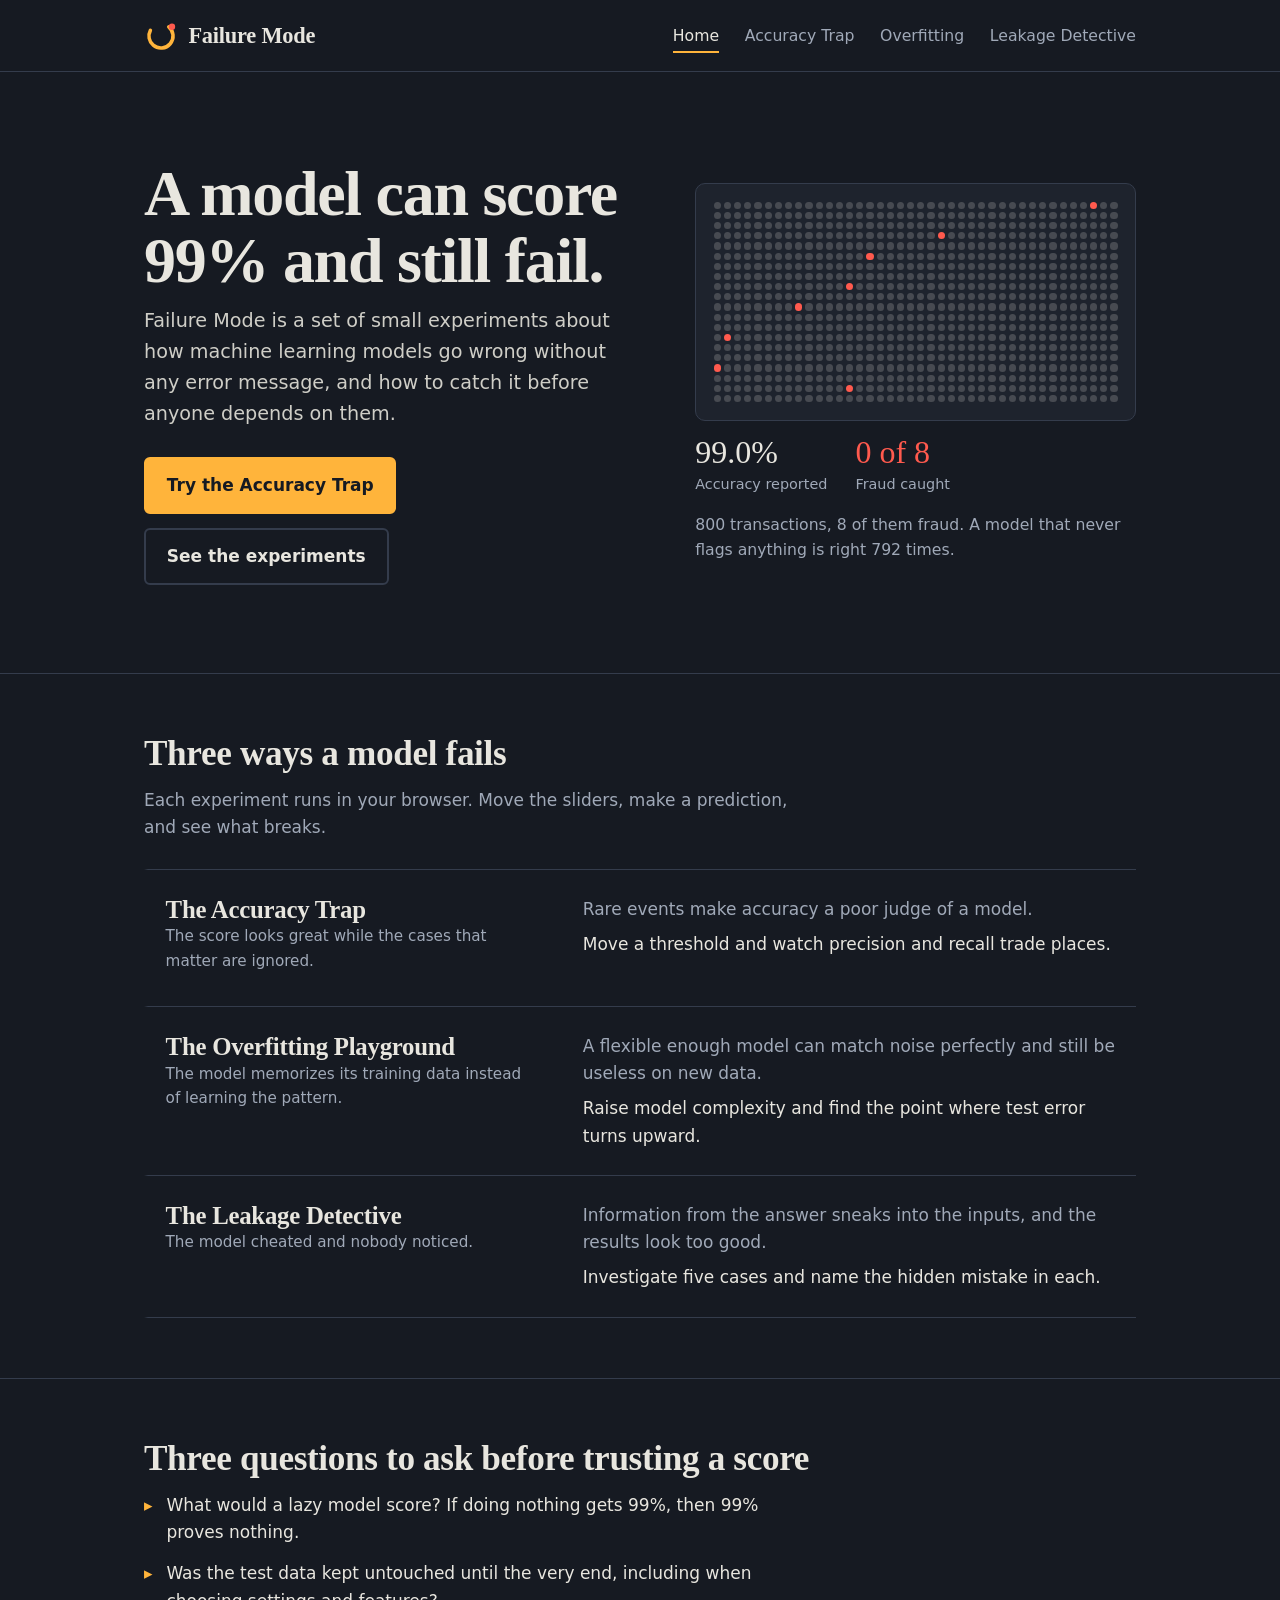
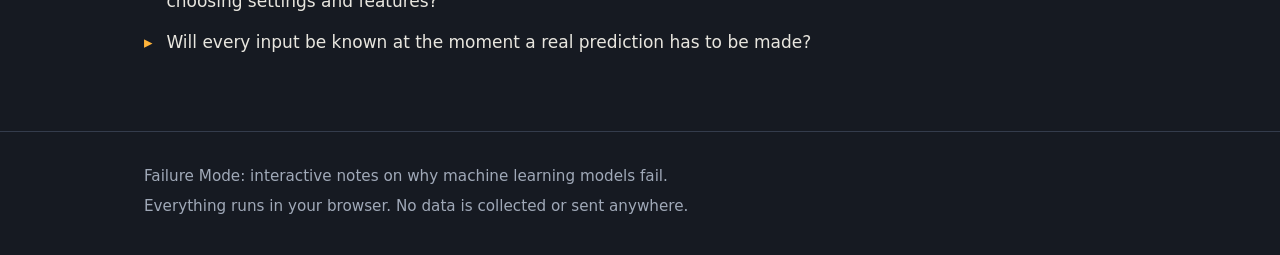
<file: index.html>
<!DOCTYPE html>
<html lang="en">
<head>
  <meta charset="UTF-8">
  <meta name="viewport" content="width=device-width, initial-scale=1.0">
  <title>Failure Mode: why machine learning models fail</title>
  <meta name="description" content="Interactive experiments that show how machine learning models fail quietly, and how to catch it.">
  <link rel="icon" href="logo.svg" type="image/svg+xml">
  <link rel="stylesheet" href="style.css">
</head>
<body>
  <a class="skip-link" href="#main">Skip to content</a>

  <header class="site-header" role="banner">
    <div class="wrap">
      <a class="brand" href="index.html">
        <img src="logo.svg" alt="">
        <span class="brand-name">Failure Mode</span>
      </a>
      <nav class="site-nav" aria-label="Main navigation">
        <ul>
          <li><a class="nav-link" href="index.html" aria-current="page">Home</a></li>
          <li><a class="nav-link" href="accuracy-trap.html">Accuracy Trap</a></li>
          <li><a class="nav-link" href="overfitting.html">Overfitting</a></li>
          <li><a class="nav-link" href="leakage.html">Leakage Detective</a></li>
        </ul>
      </nav>
    </div>
  </header>

  <main id="main" role="main">
    <section class="hero">
      <div class="wrap hero-grid">
        <div>
          <h1>A model can score 99% and still fail.</h1>
          <p class="lede">
            Failure Mode is a set of small experiments about how machine learning models go wrong
            without any error message, and how to catch it before anyone depends on them.
          </p>
          <div class="hero-actions">
            <a class="btn" href="accuracy-trap.html">Try the Accuracy Trap</a>
            <a class="btn btn-quiet" href="#experiments">See the experiments</a>
          </div>
        </div>

        <figure class="dotfigure">
          <div id="dotgrid" class="dotgrid" role="img"
               aria-label="A grid of 800 dots. Eight are red and stand for fraud. A model that flags nothing marks every dot as fine, so it is 99% accurate and catches none of the eight red ones."></div>
          <div class="dotstats">
            <div>
              <span class="dotstat-value">99.0%</span>
              <span class="dotstat-label">Accuracy reported</span>
            </div>
            <div>
              <span class="dotstat-value bad">0 of 8</span>
              <span class="dotstat-label">Fraud caught</span>
            </div>
          </div>
          <figcaption>
            800 transactions, 8 of them fraud. A model that never flags anything is right 792 times.
          </figcaption>
        </figure>
      </div>
    </section>

    <section id="experiments" class="section">
      <div class="wrap">
        <h2>Three ways a model fails</h2>
        <p class="section-intro">
          Each experiment runs in your browser. Move the sliders, make a prediction, and see what breaks.
        </p>

        <div class="rows">
          <a class="row" href="accuracy-trap.html">
            <div>
              <h3>The Accuracy Trap</h3>
              <p class="row-fail">The score looks great while the cases that matter are ignored.</p>
            </div>
            <div>
              <p>Rare events make accuracy a poor judge of a model.</p>
              <p class="row-do">Move a threshold and watch precision and recall trade places.</p>
            </div>
          </a>

          <a class="row" href="overfitting.html">
            <div>
              <h3>The Overfitting Playground</h3>
              <p class="row-fail">The model memorizes its training data instead of learning the pattern.</p>
            </div>
            <div>
              <p>A flexible enough model can match noise perfectly and still be useless on new data.</p>
              <p class="row-do">Raise model complexity and find the point where test error turns upward.</p>
            </div>
          </a>

          <a class="row" href="leakage.html">
            <div>
              <h3>The Leakage Detective</h3>
              <p class="row-fail">The model cheated and nobody noticed.</p>
            </div>
            <div>
              <p>Information from the answer sneaks into the inputs, and the results look too good.</p>
              <p class="row-do">Investigate five cases and name the hidden mistake in each.</p>
            </div>
          </a>
        </div>
      </div>
    </section>

    <section class="section">
      <div class="wrap">
        <h2>Three questions to ask before trusting a score</h2>
        <ul class="checklist">
          <li>What would a lazy model score? If doing nothing gets 99%, then 99% proves nothing.</li>
          <li>Was the test data kept untouched until the very end, including when choosing settings and features?</li>
          <li>Will every input be known at the moment a real prediction has to be made?</li>
        </ul>
      </div>
    </section>
  </main>

  <footer class="site-footer" role="contentinfo">
    <div class="wrap">
      <p>Failure Mode: interactive notes on why machine learning models fail.</p>
      <p>Everything runs in your browser. No data is collected or sent anywhere.</p>
    </div>
  </footer>

  <script src="js/home.js"></script>
</body>
</html>
</file>
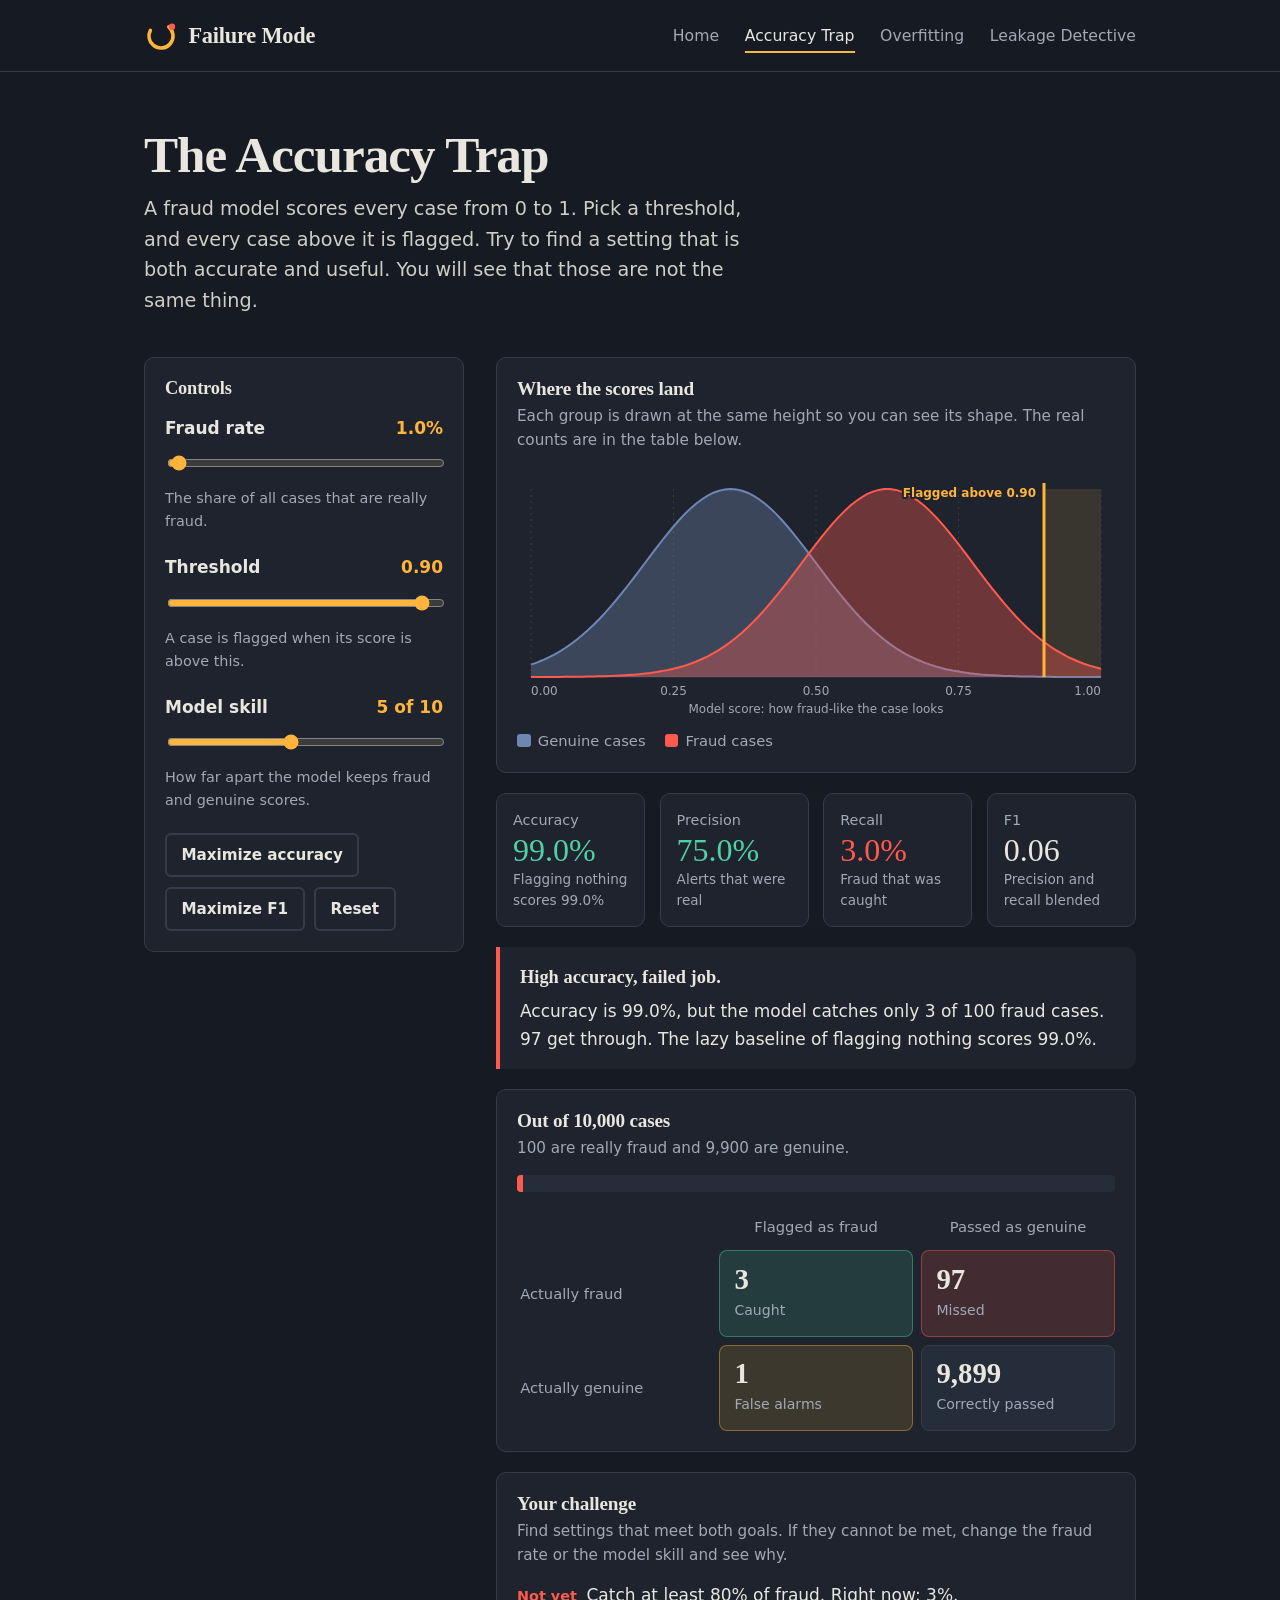
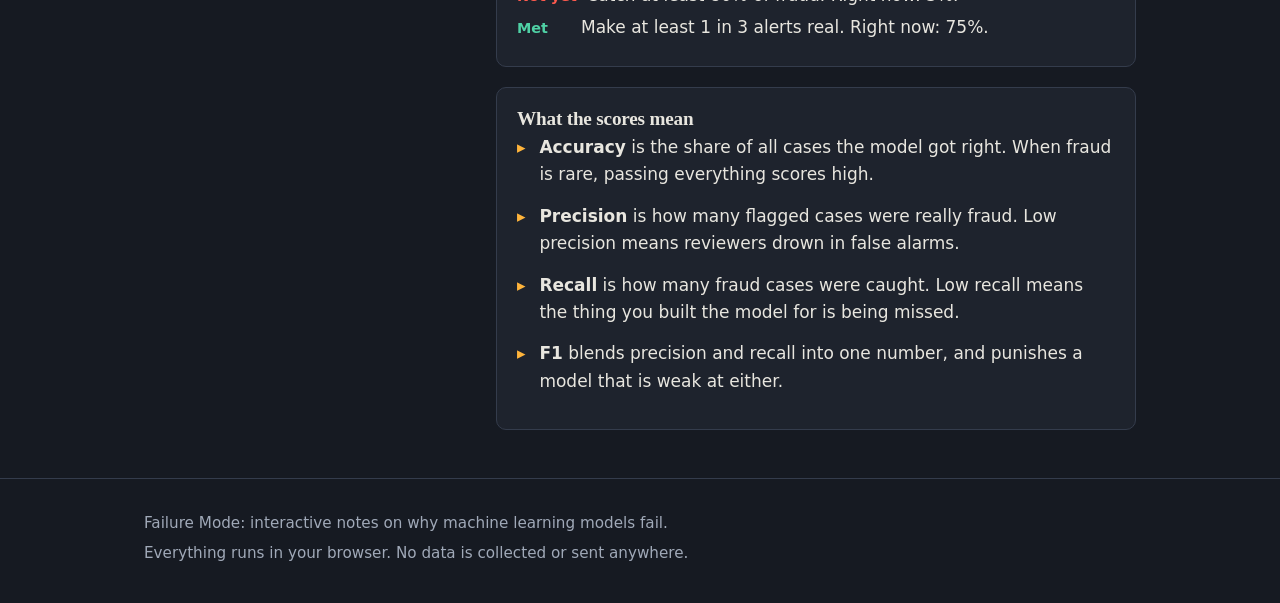
<file: accuracy-trap.html>
<!DOCTYPE html>
<html lang="en">
<head>
  <meta charset="UTF-8">
  <meta name="viewport" content="width=device-width, initial-scale=1.0">
  <title>The Accuracy Trap | Failure Mode</title>
  <meta name="description" content="An interactive look at why accuracy is a poor score when the thing you want to find is rare.">
  <link rel="icon" href="logo.svg" type="image/svg+xml">
  <link rel="stylesheet" href="style.css">
</head>
<body>
  <a class="skip-link" href="#main">Skip to content</a>

  <header class="site-header" role="banner">
    <div class="wrap">
      <a class="brand" href="index.html">
        <img src="logo.svg" alt="">
        <span class="brand-name">Failure Mode</span>
      </a>
      <nav class="site-nav" aria-label="Main navigation">
        <ul>
          <li><a class="nav-link" href="index.html">Home</a></li>
          <li><a class="nav-link" href="accuracy-trap.html" aria-current="page">Accuracy Trap</a></li>
          <li><a class="nav-link" href="overfitting.html">Overfitting</a></li>
          <li><a class="nav-link" href="leakage.html">Leakage Detective</a></li>
        </ul>
      </nav>
    </div>
  </header>

  <main id="main" role="main">
    <section class="page-head">
      <div class="wrap">
        <h1>The Accuracy Trap</h1>
        <p class="lede">
          A fraud model scores every case from 0 to 1. Pick a threshold, and every case above it is flagged.
          Try to find a setting that is both accurate and useful. You will see that those are not the same thing.
        </p>
      </div>
    </section>

    <div class="wrap lab">
      <aside class="controls" aria-label="Controls">
        <h2>Controls</h2>

        <div class="control">
          <div class="control-top">
            <label for="rate">Fraud rate</label>
            <output id="rate-out" for="rate">1.0%</output>
          </div>
          <input id="rate" type="range" min="0.5" max="30" step="0.5" value="1" aria-describedby="rate-hint">
          <p id="rate-hint" class="hint">The share of all cases that are really fraud.</p>
        </div>

        <div class="control">
          <div class="control-top">
            <label for="threshold">Threshold</label>
            <output id="threshold-out" for="threshold">0.90</output>
          </div>
          <input id="threshold" type="range" min="0.05" max="0.95" step="0.01" value="0.9" aria-describedby="threshold-hint">
          <p id="threshold-hint" class="hint">A case is flagged when its score is above this.</p>
        </div>

        <div class="control">
          <div class="control-top">
            <label for="skill">Model skill</label>
            <output id="skill-out" for="skill">5 of 10</output>
          </div>
          <input id="skill" type="range" min="1" max="10" step="1" value="5" aria-describedby="skill-hint">
          <p id="skill-hint" class="hint">How far apart the model keeps fraud and genuine scores.</p>
        </div>

        <div class="button-row">
          <button type="button" class="btn btn-small btn-quiet" id="best-accuracy">Maximize accuracy</button>
          <button type="button" class="btn btn-small btn-quiet" id="best-f1">Maximize F1</button>
          <button type="button" class="btn btn-small btn-quiet" id="reset">Reset</button>
        </div>
      </aside>

      <div class="stage">
        <section class="card" aria-labelledby="chart-title">
          <h2 id="chart-title">Where the scores land</h2>
          <p class="sub">Each group is drawn at the same height so you can see its shape. The real counts are in the table below.</p>
          <div id="chart" class="chart" role="img" aria-label="Two overlapping score curves, one for genuine cases and one for fraud, with a vertical line showing the threshold."></div>
          <ul class="legend">
            <li><span class="swatch genuine"></span>Genuine cases</li>
            <li><span class="swatch fraud"></span>Fraud cases</li>
          </ul>
        </section>

        <section aria-label="Scores">
          <div class="readouts" id="readouts"></div>
        </section>

        <div id="verdict" class="callout" aria-live="polite"></div>

        <section class="card" aria-labelledby="matrix-title">
          <h2 id="matrix-title">Out of 10,000 cases</h2>
          <p class="sub" id="population-note"></p>
          <div class="stackbar" id="stackbar" aria-hidden="true"><span class="seg-fraud" id="seg-fraud"></span></div>
          <table class="matrix matrix-spaced">
            <thead>
              <tr>
                <td></td>
                <th scope="col">Flagged as fraud</th>
                <th scope="col">Passed as genuine</th>
              </tr>
            </thead>
            <tbody>
              <tr>
                <th scope="row">Actually fraud</th>
                <td class="mcell tp"><strong id="tp">0</strong><span>Caught</span></td>
                <td class="mcell fn"><strong id="fn">0</strong><span>Missed</span></td>
              </tr>
              <tr>
                <th scope="row">Actually genuine</th>
                <td class="mcell fp"><strong id="fp">0</strong><span>False alarms</span></td>
                <td class="mcell tn"><strong id="tn">0</strong><span>Correctly passed</span></td>
              </tr>
            </tbody>
          </table>
        </section>

        <section class="card" aria-labelledby="goal-title">
          <h2 id="goal-title">Your challenge</h2>
          <p class="sub">Find settings that meet both goals. If they cannot be met, change the fraud rate or the model skill and see why.</p>
          <ul class="goal-list" id="goals"></ul>
        </section>

        <section class="card">
          <h2>What the scores mean</h2>
          <ul class="checklist">
            <li><strong>Accuracy</strong> is the share of all cases the model got right. When fraud is rare, passing everything scores high.</li>
            <li><strong>Precision</strong> is how many flagged cases were really fraud. Low precision means reviewers drown in false alarms.</li>
            <li><strong>Recall</strong> is how many fraud cases were caught. Low recall means the thing you built the model for is being missed.</li>
            <li><strong>F1</strong> blends precision and recall into one number, and punishes a model that is weak at either.</li>
          </ul>
        </section>
      </div>
    </div>
  </main>

  <footer class="site-footer" role="contentinfo">
    <div class="wrap">
      <p>Failure Mode: interactive notes on why machine learning models fail.</p>
      <p>Everything runs in your browser. No data is collected or sent anywhere.</p>
    </div>
  </footer>

  <script src="js/common.js"></script>
  <script src="js/accuracy.js"></script>
</body>
</html>
</file>
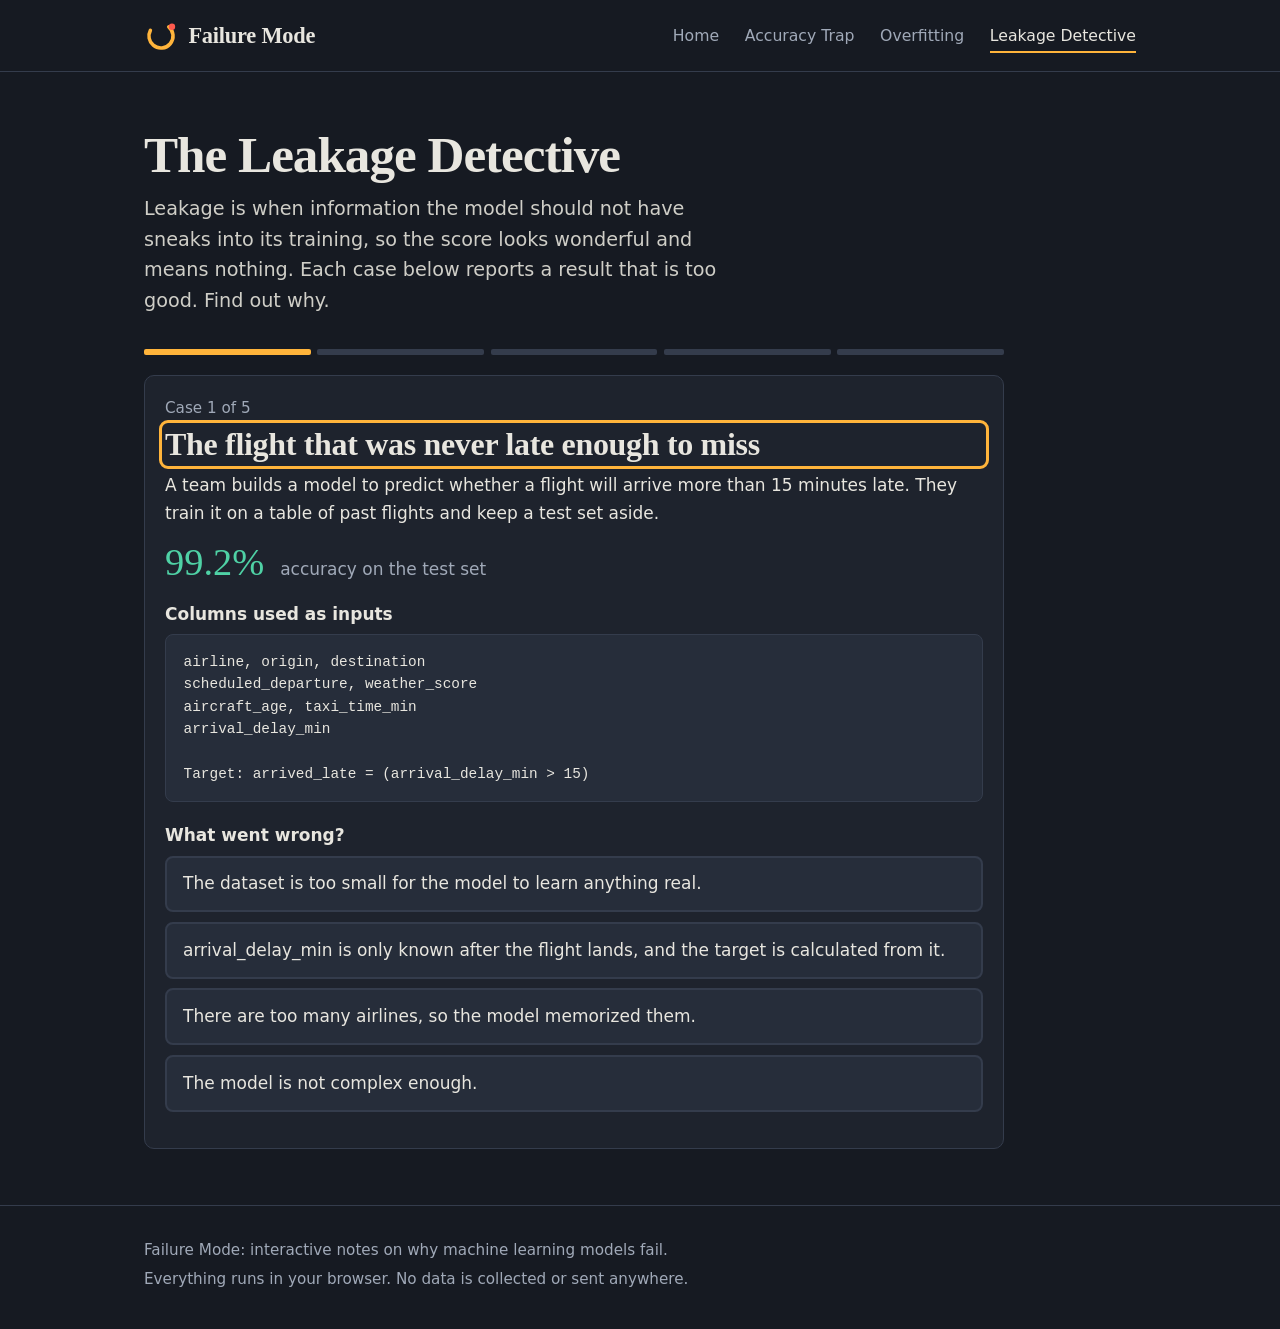
<file: leakage.html>
<!DOCTYPE html>
<html lang="en">
<head>
  <meta charset="UTF-8">
  <meta name="viewport" content="width=device-width, initial-scale=1.0">
  <title>The Leakage Detective | Failure Mode</title>
  <meta name="description" content="Five cases of machine learning results that were too good to be true. Find the hidden mistake in each.">
  <link rel="icon" href="logo.svg" type="image/svg+xml">
  <link rel="stylesheet" href="style.css">
</head>
<body>
  <a class="skip-link" href="#main">Skip to content</a>

  <header class="site-header" role="banner">
    <div class="wrap">
      <a class="brand" href="index.html">
        <img src="logo.svg" alt="">
        <span class="brand-name">Failure Mode</span>
      </a>
      <nav class="site-nav" aria-label="Main navigation">
        <ul>
          <li><a class="nav-link" href="index.html">Home</a></li>
          <li><a class="nav-link" href="accuracy-trap.html">Accuracy Trap</a></li>
          <li><a class="nav-link" href="overfitting.html">Overfitting</a></li>
          <li><a class="nav-link" href="leakage.html" aria-current="page">Leakage Detective</a></li>
        </ul>
      </nav>
    </div>
  </header>

  <main id="main" role="main">
    <section class="page-head">
      <div class="wrap">
        <h1>The Leakage Detective</h1>
        <p class="lede">
          Leakage is when information the model should not have sneaks into its training, so the score looks
          wonderful and means nothing. Each case below reports a result that is too good. Find out why.
        </p>
      </div>
    </section>

    <div class="wrap">
      <div id="case-root" class="case-root">
        <noscript>
          <p class="callout bad">This experiment needs JavaScript. Turn it on for this page and reload.</p>
        </noscript>
      </div>
    </div>
  </main>

  <footer class="site-footer" role="contentinfo">
    <div class="wrap">
      <p>Failure Mode: interactive notes on why machine learning models fail.</p>
      <p>Everything runs in your browser. No data is collected or sent anywhere.</p>
    </div>
  </footer>

  <script src="js/leakage.js"></script>
</body>
</html>
</file>
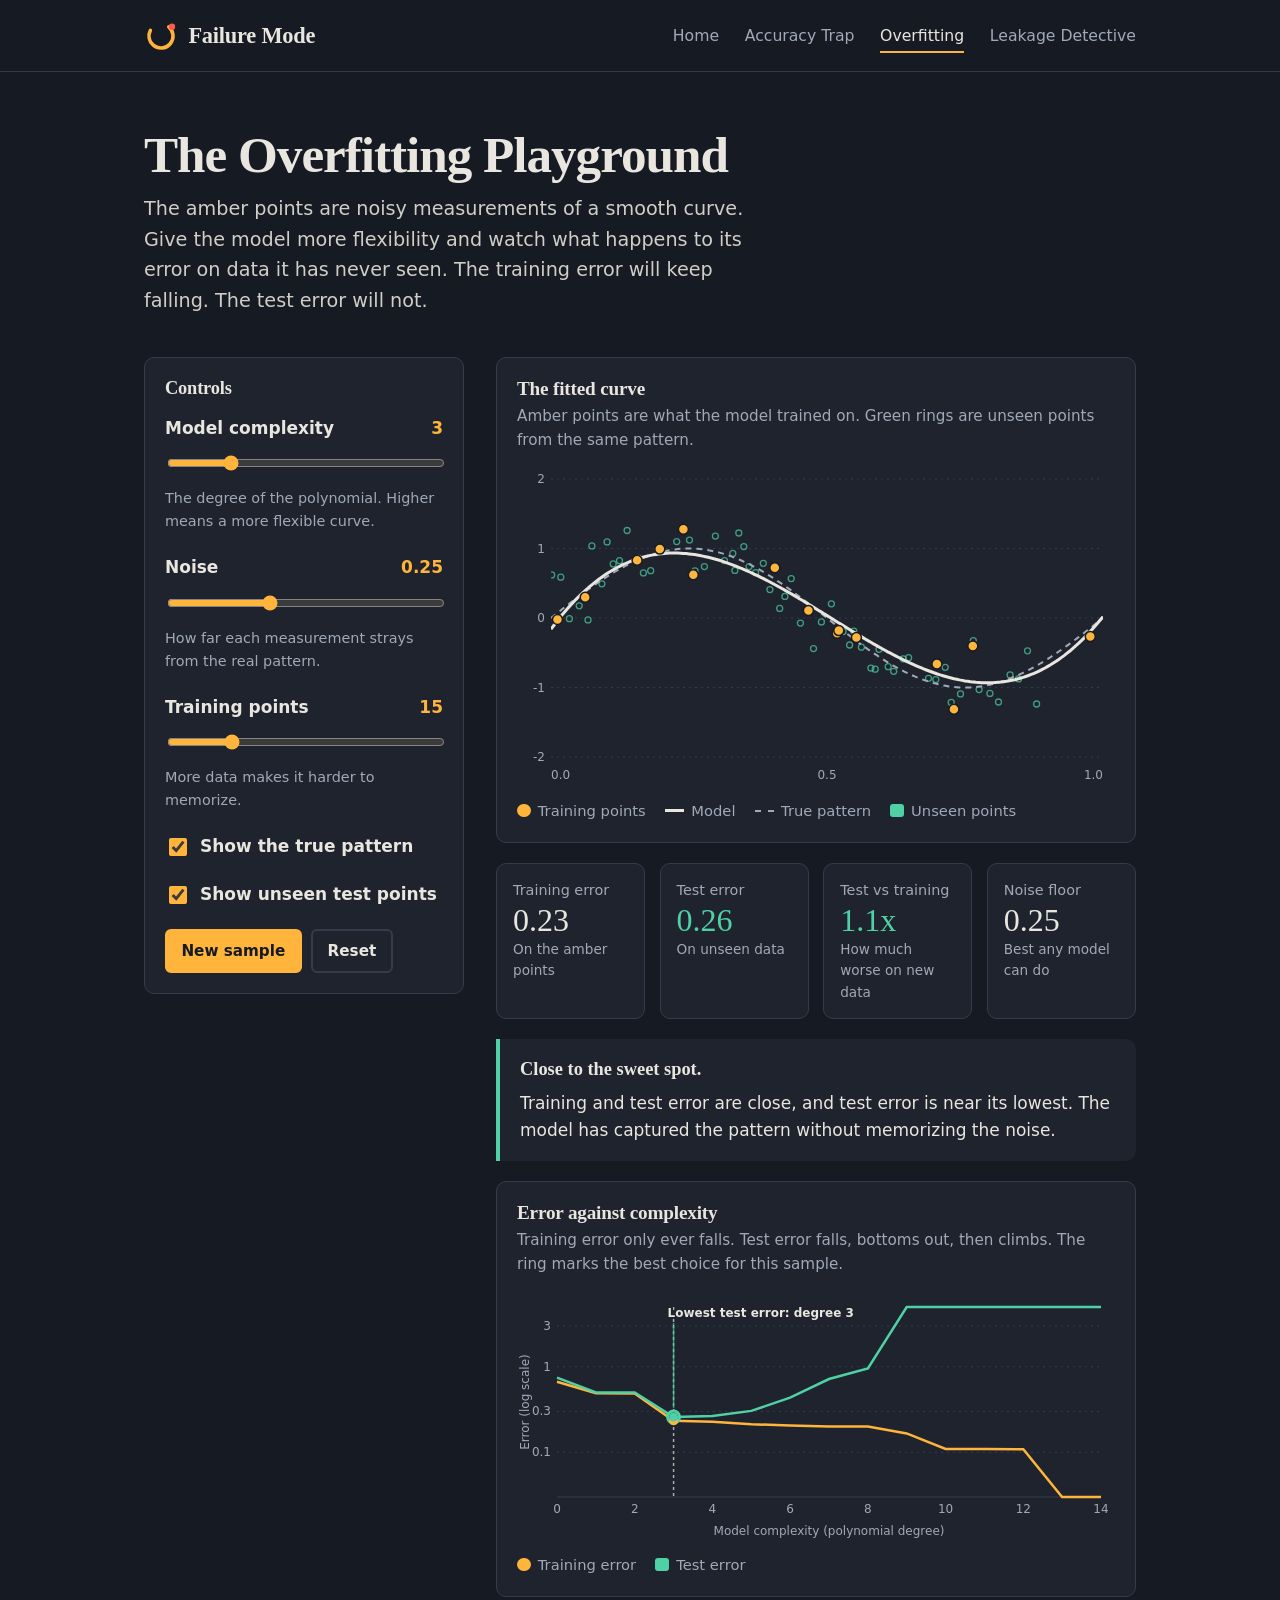
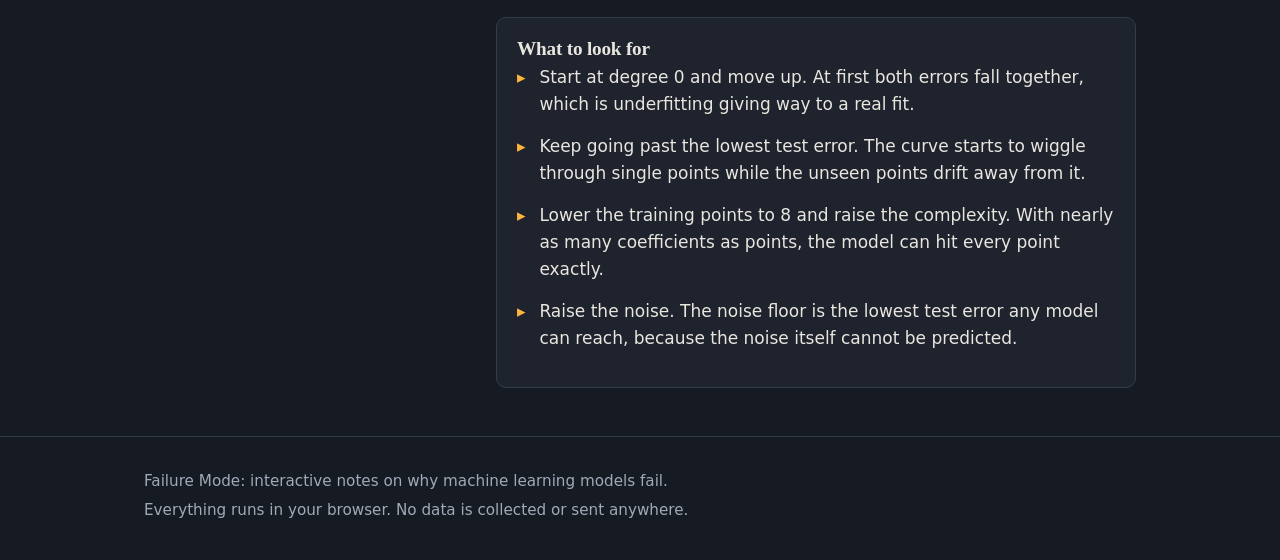
<file: overfitting.html>
<!DOCTYPE html>
<html lang="en">
<head>
  <meta charset="UTF-8">
  <meta name="viewport" content="width=device-width, initial-scale=1.0">
  <title>The Overfitting Playground | Failure Mode</title>
  <meta name="description" content="Fit models of growing complexity to noisy data and watch the error on unseen data turn upward.">
  <link rel="icon" href="logo.svg" type="image/svg+xml">
  <link rel="stylesheet" href="style.css">
</head>
<body>
  <a class="skip-link" href="#main">Skip to content</a>

  <header class="site-header" role="banner">
    <div class="wrap">
      <a class="brand" href="index.html">
        <img src="logo.svg" alt="">
        <span class="brand-name">Failure Mode</span>
      </a>
      <nav class="site-nav" aria-label="Main navigation">
        <ul>
          <li><a class="nav-link" href="index.html">Home</a></li>
          <li><a class="nav-link" href="accuracy-trap.html">Accuracy Trap</a></li>
          <li><a class="nav-link" href="overfitting.html" aria-current="page">Overfitting</a></li>
          <li><a class="nav-link" href="leakage.html">Leakage Detective</a></li>
        </ul>
      </nav>
    </div>
  </header>

  <main id="main" role="main">
    <section class="page-head">
      <div class="wrap">
        <h1>The Overfitting Playground</h1>
        <p class="lede">
          The amber points are noisy measurements of a smooth curve. Give the model more flexibility and watch
          what happens to its error on data it has never seen. The training error will keep falling. The test error will not.
        </p>
      </div>
    </section>

    <div class="wrap lab">
      <aside class="controls" aria-label="Controls">
        <h2>Controls</h2>

        <div class="control">
          <div class="control-top">
            <label for="degree">Model complexity</label>
            <output id="degree-out" for="degree">3</output>
          </div>
          <input id="degree" type="range" min="0" max="14" step="1" value="3" aria-describedby="degree-hint">
          <p id="degree-hint" class="hint">The degree of the polynomial. Higher means a more flexible curve.</p>
        </div>

        <div class="control">
          <div class="control-top">
            <label for="noise">Noise</label>
            <output id="noise-out" for="noise">0.25</output>
          </div>
          <input id="noise" type="range" min="0.05" max="0.6" step="0.05" value="0.25" aria-describedby="noise-hint">
          <p id="noise-hint" class="hint">How far each measurement strays from the real pattern.</p>
        </div>

        <div class="control">
          <div class="control-top">
            <label for="points">Training points</label>
            <output id="points-out" for="points">15</output>
          </div>
          <input id="points" type="range" min="8" max="40" step="1" value="15" aria-describedby="points-hint">
          <p id="points-hint" class="hint">More data makes it harder to memorize.</p>
        </div>

        <div class="control control-check">
          <input id="show-truth" type="checkbox" checked>
          <label for="show-truth">Show the true pattern</label>
        </div>
        <div class="control control-check">
          <input id="show-test" type="checkbox" checked>
          <label for="show-test">Show unseen test points</label>
        </div>

        <div class="button-row">
          <button type="button" class="btn btn-small" id="new-sample">New sample</button>
          <button type="button" class="btn btn-small btn-quiet" id="reset">Reset</button>
        </div>
      </aside>

      <div class="stage">
        <section class="card" aria-labelledby="fit-title">
          <h2 id="fit-title">The fitted curve</h2>
          <p class="sub">Amber points are what the model trained on. Green rings are unseen points from the same pattern.</p>
          <div id="fit-chart" class="chart" role="img" aria-label="A curve fitted to noisy training points."></div>
          <ul class="legend">
            <li><span class="swatch train"></span>Training points</li>
            <li><span class="swatch fit"></span>Model</li>
            <li><span class="swatch truth"></span>True pattern</li>
            <li><span class="swatch test"></span>Unseen points</li>
          </ul>
        </section>

        <section aria-label="Errors">
          <div class="readouts" id="readouts"></div>
        </section>

        <div id="verdict" class="callout" aria-live="polite"></div>

        <section class="card" aria-labelledby="error-title">
          <h2 id="error-title">Error against complexity</h2>
          <p class="sub">Training error only ever falls. Test error falls, bottoms out, then climbs. The ring marks the best choice for this sample.</p>
          <div id="error-chart" class="chart" role="img" aria-label="Training and test error for each model complexity."></div>
          <ul class="legend">
            <li><span class="swatch train"></span>Training error</li>
            <li><span class="swatch test"></span>Test error</li>
          </ul>
        </section>

        <section class="card">
          <h2>What to look for</h2>
          <ul class="checklist">
            <li>Start at degree 0 and move up. At first both errors fall together, which is underfitting giving way to a real fit.</li>
            <li>Keep going past the lowest test error. The curve starts to wiggle through single points while the unseen points drift away from it.</li>
            <li>Lower the training points to 8 and raise the complexity. With nearly as many coefficients as points, the model can hit every point exactly.</li>
            <li>Raise the noise. The noise floor is the lowest test error any model can reach, because the noise itself cannot be predicted.</li>
          </ul>
        </section>
      </div>
    </div>
  </main>

  <footer class="site-footer" role="contentinfo">
    <div class="wrap">
      <p>Failure Mode: interactive notes on why machine learning models fail.</p>
      <p>Everything runs in your browser. No data is collected or sent anywhere.</p>
    </div>
  </footer>

  <script src="js/common.js"></script>
  <script src="js/overfit.js"></script>
</body>
</html>
</file>
<file: style.css>
/* Failure Mode: shared stylesheet.
   All colors, fonts and sizes live in the variables below, so a restyle
   only needs changes in this one block. */

:root {
  --ground: #161A22;
  --panel: #1E232D;
  --panel-raised: #262D3A;
  --line: #343C4C;
  --text: #E8E6DF;
  --muted: #A0A9B8;
  --amber: #FFB43B;
  --red: #FF5A4E;
  --pass: #4FD1A5;

  --tint-amber: rgba(255, 180, 59, 0.14);
  --tint-red: rgba(255, 90, 78, 0.16);
  --tint-pass: rgba(79, 209, 165, 0.15);

  --serif: "Iowan Old Style", "Palatino Linotype", Palatino, "Book Antiqua", Georgia, serif;
  --sans: system-ui, -apple-system, "Segoe UI", Roboto, Helvetica, Arial, sans-serif;
  --mono: ui-monospace, SFMono-Regular, Menlo, Consolas, monospace;

  --max: 1120px;
  --gutter: clamp(1.25rem, 5vw, 4rem);
}

* {
  box-sizing: border-box;
}

html {
  color-scheme: dark;
}

body {
  margin: 0;
  background: var(--ground);
  color: var(--text);
  font-family: var(--sans);
  font-size: 1.0625rem;
  line-height: 1.6;
}

img,
svg {
  max-width: 100%;
}

a {
  color: var(--amber);
  text-underline-offset: 3px;
}

a:hover {
  color: #FFD07A;
}

:focus-visible {
  outline: 3px solid var(--amber);
  outline-offset: 3px;
  border-radius: 3px;
}

h1,
h2,
h3 {
  font-family: var(--serif);
  line-height: 1.15;
  letter-spacing: -0.01em;
  margin: 0 0 0.75rem;
}

h1 {
  font-size: clamp(2.3rem, 5.4vw, 4rem);
  line-height: 1.05;
  letter-spacing: -0.02em;
}

h2 {
  font-size: clamp(1.6rem, 3vw, 2.2rem);
}

h3 {
  font-size: 1.3rem;
}

p {
  margin: 0 0 1rem;
}

code {
  font-family: var(--mono);
  font-size: 0.92em;
  background: var(--panel-raised);
  padding: 0.1em 0.35em;
  border-radius: 4px;
}

.wrap {
  max-width: var(--max);
  margin: 0 auto;
  padding-inline: var(--gutter);
}

.muted {
  color: var(--muted);
}

.tnum {
  font-variant-numeric: tabular-nums;
}

.sr-only {
  position: absolute;
  width: 1px;
  height: 1px;
  padding: 0;
  margin: -1px;
  overflow: hidden;
  clip: rect(0, 0, 0, 0);
  white-space: nowrap;
  border: 0;
}

.skip-link {
  position: absolute;
  left: 1rem;
  top: -4rem;
  background: var(--amber);
  color: var(--ground);
  padding: 0.6rem 1rem;
  border-radius: 6px;
  font-weight: 700;
  z-index: 10;
}

.skip-link:focus {
  top: 1rem;
  color: var(--ground);
}

/* ---------- header and navigation ---------- */

.site-header {
  border-bottom: 1px solid var(--line);
}

.site-header .wrap {
  display: flex;
  flex-wrap: wrap;
  align-items: center;
  justify-content: space-between;
  gap: 0.75rem 2rem;
  padding-block: 1.1rem;
}

.brand {
  display: flex;
  align-items: center;
  gap: 0.65rem;
  color: var(--text);
  text-decoration: none;
}

.brand:hover {
  color: var(--text);
}

.brand img {
  width: 34px;
  height: 34px;
}

.brand-name {
  font-family: var(--serif);
  font-size: 1.4rem;
  font-weight: 700;
  letter-spacing: -0.01em;
}

.site-nav ul {
  display: flex;
  flex-wrap: wrap;
  gap: 0.4rem 1.6rem;
  list-style: none;
  margin: 0;
  padding: 0;
}

.nav-link {
  color: var(--muted);
  text-decoration: none;
  font-size: 0.98rem;
  padding-block: 0.35rem;
  border-bottom: 2px solid transparent;
}

.nav-link:hover {
  color: var(--text);
}

.nav-link[aria-current="page"] {
  color: var(--text);
  border-bottom-color: var(--amber);
}

/* ---------- hero (home) ---------- */

.hero {
  padding-block: clamp(2.5rem, 7vw, 5.5rem);
}

.hero-grid {
  display: grid;
  grid-template-columns: minmax(0, 1.05fr) minmax(0, 0.95fr);
  gap: clamp(2rem, 5vw, 4.5rem);
  align-items: center;
}

.lede {
  font-size: 1.2rem;
  max-width: 50ch;
  color: #CFCEC7;
  margin-bottom: 1.75rem;
}

.hero-actions {
  display: flex;
  flex-wrap: wrap;
  gap: 0.9rem;
}

.btn {
  display: inline-block;
  background: var(--amber);
  color: var(--ground);
  font: inherit;
  font-weight: 700;
  padding: 0.8rem 1.3rem;
  border: 2px solid var(--amber);
  border-radius: 6px;
  text-decoration: none;
  cursor: pointer;
}

.btn:hover {
  background: #FFC565;
  border-color: #FFC565;
  color: var(--ground);
}

.btn-quiet {
  background: transparent;
  color: var(--text);
  border-color: var(--line);
}

.btn-quiet:hover {
  background: var(--panel);
  border-color: var(--muted);
  color: var(--text);
}

.btn-small {
  padding: 0.5rem 0.9rem;
  font-size: 0.95rem;
}

/* The dot grid: one transaction per dot. */

.dotfigure {
  margin: 0;
}

.dotgrid {
  display: grid;
  grid-template-columns: repeat(40, 1fr);
  gap: 3px;
  padding: 1.1rem;
  background: var(--panel);
  border: 1px solid var(--line);
  border-radius: 10px;
}

.dot {
  aspect-ratio: 1;
  border-radius: 50%;
  background: var(--text);
  opacity: 0.92;
}

.dot.fraud {
  background: var(--red);
  opacity: 1;
}

.dotgrid.scan .dot:not(.fraud) {
  animation: pass 0.45s ease forwards;
  animation-delay: calc(var(--col) * 30ms);
}

.dotgrid.scan .dot.fraud {
  animation: missed 1.4s ease-out 1;
  animation-delay: 1.7s;
}

.dotgrid.done .dot:not(.fraud) {
  opacity: 0.2;
}

@keyframes pass {
  to {
    opacity: 0.2;
  }
}

@keyframes missed {
  0% {
    box-shadow: 0 0 0 0 rgba(255, 90, 78, 0.8);
  }
  100% {
    box-shadow: 0 0 0 12px rgba(255, 90, 78, 0);
  }
}

.dotfigure figcaption {
  margin-top: 0.9rem;
  color: var(--muted);
  font-size: 0.98rem;
  max-width: 56ch;
}

.dotstats {
  display: flex;
  flex-wrap: wrap;
  gap: 1.75rem;
  margin-top: 0.9rem;
}

.dotstat-value {
  display: block;
  font-family: var(--serif);
  font-size: 2rem;
  line-height: 1.1;
  font-variant-numeric: tabular-nums;
}

.dotstat-value.bad {
  color: var(--red);
}

.dotstat-label {
  color: var(--muted);
  font-size: 0.9rem;
}

/* ---------- sections and page rows ---------- */

.section {
  padding-block: clamp(2.25rem, 5vw, 3.75rem);
  border-top: 1px solid var(--line);
}

.section-intro {
  max-width: 62ch;
  color: var(--muted);
  margin-bottom: 1.75rem;
}

.rows {
  display: block;
}

.row {
  display: grid;
  grid-template-columns: minmax(0, 0.9fr) minmax(0, 1.3fr);
  gap: 0.5rem clamp(1.5rem, 4vw, 3rem);
  padding: 1.6rem 1.25rem 1.6rem 1.1rem;
  border-top: 1px solid var(--line);
  border-left: 4px solid transparent;
  color: var(--text);
  text-decoration: none;
}

.row:last-child {
  border-bottom: 1px solid var(--line);
}

.row:hover {
  background: var(--panel);
  border-left-color: var(--amber);
  color: var(--text);
}

.row h3 {
  margin: 0;
  font-size: 1.55rem;
}

.row p {
  margin: 0 0 0.5rem;
  color: var(--muted);
}

.row p.row-do {
  color: var(--text);
  margin: 0;
}

.row-fail {
  color: var(--amber);
  font-size: 0.95rem;
  margin: 0.35rem 0 0;
}

.checklist {
  list-style: none;
  margin: 0;
  padding: 0;
  max-width: 62ch;
}

.checklist li {
  position: relative;
  padding-left: 1.4rem;
  margin-bottom: 0.9rem;
}

.checklist li::before {
  content: "\25B8";
  position: absolute;
  left: 0;
  top: 0;
  color: var(--amber);
  font-weight: 700;
}

/* ---------- interactive pages ---------- */

.page-head {
  padding-block: clamp(2rem, 5vw, 3.5rem) 1.5rem;
}

.page-head h1 {
  font-size: clamp(2rem, 4.4vw, 3.2rem);
}

.page-head .lede {
  margin-bottom: 0;
}

.lab {
  display: grid;
  grid-template-columns: 320px minmax(0, 1fr);
  gap: 2rem;
  align-items: start;
  padding-block: 1rem 3rem;
}

.controls {
  position: sticky;
  top: 1rem;
  background: var(--panel);
  border: 1px solid var(--line);
  border-radius: 10px;
  padding: 1.25rem;
}

.controls h2 {
  font-size: 1.15rem;
  margin-bottom: 1rem;
}

.control {
  margin-bottom: 1.3rem;
}

.control-top {
  display: flex;
  justify-content: space-between;
  align-items: baseline;
  gap: 1rem;
  margin-bottom: 0.2rem;
}

.control label {
  font-weight: 600;
}

.control output {
  color: var(--amber);
  font-variant-numeric: tabular-nums;
  font-weight: 700;
}

.control input[type="range"] {
  width: 100%;
  min-height: 2rem;
  accent-color: var(--amber);
  background: transparent;
}

.control .hint {
  color: var(--muted);
  font-size: 0.9rem;
  margin: 0;
}

.control-check {
  display: flex;
  align-items: center;
  gap: 0.6rem;
}

.control-check input {
  width: 1.15rem;
  height: 1.15rem;
  accent-color: var(--amber);
}

.button-row {
  display: flex;
  flex-wrap: wrap;
  gap: 0.6rem;
}

.stage {
  display: grid;
  gap: 1.25rem;
  min-width: 0;
}

.card {
  background: var(--panel);
  border: 1px solid var(--line);
  border-radius: 10px;
  padding: 1.25rem;
  min-width: 0;
}

.card h2 {
  font-size: 1.2rem;
  margin-bottom: 0.25rem;
}

.card .sub {
  color: var(--muted);
  font-size: 0.95rem;
  margin-bottom: 0.9rem;
}

.chart {
  width: 100%;
}

.chart svg {
  display: block;
  width: 100%;
  height: auto;
}

.chart text {
  font-family: var(--sans);
  fill: var(--muted);
  font-size: 12px;
}

.chart .axis-line {
  stroke: var(--line);
  stroke-width: 1;
}

.chart .grid-line {
  stroke: var(--line);
  stroke-width: 1;
  stroke-dasharray: 2 4;
}

.chart .label-strong {
  fill: var(--text);
  font-weight: 600;
  paint-order: stroke;
  stroke: var(--panel);
  stroke-width: 4px;
  stroke-linejoin: round;
}

.legend {
  display: flex;
  flex-wrap: wrap;
  gap: 0.4rem 1.2rem;
  margin: 0.75rem 0 0;
  padding: 0;
  list-style: none;
  color: var(--muted);
  font-size: 0.92rem;
}

.legend li {
  display: flex;
  align-items: center;
  gap: 0.45rem;
}

.swatch {
  display: inline-block;
  width: 0.85rem;
  height: 0.85rem;
  border-radius: 3px;
}

.swatch.genuine {
  background: #6F86B3;
}

.swatch.fraud {
  background: var(--red);
}

.swatch.train {
  background: var(--amber);
  border-radius: 50%;
}

.swatch.test {
  background: var(--pass);
}

.swatch.fit {
  background: var(--text);
  height: 3px;
  border-radius: 0;
  width: 1.2rem;
}

.swatch.truth {
  background: transparent;
  border-top: 2px dashed var(--muted);
  height: 0;
  border-radius: 0;
  width: 1.2rem;
}

/* readout tiles */

.readouts {
  display: grid;
  grid-template-columns: repeat(auto-fit, minmax(140px, 1fr));
  gap: 0.9rem;
}

.readout {
  background: var(--panel);
  border: 1px solid var(--line);
  border-radius: 10px;
  padding: 0.9rem 1rem;
}

.readout-label {
  color: var(--muted);
  font-size: 0.9rem;
  display: block;
}

.readout-value {
  font-family: var(--serif);
  font-size: 2rem;
  line-height: 1.15;
  font-variant-numeric: tabular-nums;
  display: block;
}

.readout-note {
  color: var(--muted);
  font-size: 0.85rem;
  display: block;
}

.readout.is-bad .readout-value {
  color: var(--red);
}

.readout.is-warn .readout-value {
  color: var(--amber);
}

.readout.is-good .readout-value {
  color: var(--pass);
}

/* confusion matrix */

.matrix {
  width: calc(100% + 1rem);
  margin: -0.5rem;
  border-collapse: separate;
  border-spacing: 0.5rem;
  table-layout: fixed;
}

.matrix-spaced {
  margin-top: 0.75rem;
}

.matrix th {
  color: var(--muted);
  font-size: 0.92rem;
  font-weight: 400;
  padding: 0.2rem;
}

.matrix thead th {
  text-align: center;
}

.matrix tbody th {
  text-align: left;
  width: 22%;
}

.mcell {
  border-radius: 8px;
  padding: 0.8rem 0.9rem;
  border: 1px solid var(--line);
  vertical-align: top;
}

.mcell strong {
  display: block;
  font-family: var(--serif);
  font-size: 1.8rem;
  line-height: 1.1;
  font-variant-numeric: tabular-nums;
}

.mcell span {
  font-size: 0.88rem;
  color: var(--muted);
}

.mcell.tp {
  background: var(--tint-pass);
  border-color: rgba(79, 209, 165, 0.4);
}

.mcell.fn {
  background: var(--tint-red);
  border-color: rgba(255, 90, 78, 0.45);
}

.mcell.fp {
  background: var(--tint-amber);
  border-color: rgba(255, 180, 59, 0.4);
}

.mcell.tn {
  background: var(--panel-raised);
}

/* messages */

.callout {
  border-left: 4px solid var(--amber);
  background: var(--panel);
  border-radius: 0 10px 10px 0;
  padding: 1rem 1.25rem;
}

.callout p:last-child {
  margin-bottom: 0;
}

.callout.bad {
  border-left-color: var(--red);
}

.callout.good {
  border-left-color: var(--pass);
}

.callout-title {
  font-family: var(--serif);
  font-size: 1.15rem;
  font-weight: 700;
  margin: 0 0 0.35rem;
}

.goal-list {
  list-style: none;
  margin: 0.5rem 0 0;
  padding: 0;
}

.goal-list li {
  display: flex;
  gap: 0.6rem;
  align-items: baseline;
  margin-bottom: 0.3rem;
}

.goal-mark {
  font-weight: 700;
  min-width: 3.4rem;
  font-size: 0.9rem;
}

.goal-mark.ok {
  color: var(--pass);
}

.goal-mark.no {
  color: var(--red);
}

.stackbar {
  display: flex;
  height: 1.1rem;
  border-radius: 4px;
  overflow: hidden;
  background: var(--panel-raised);
}

.stackbar > span {
  display: block;
  height: 100%;
}

.stackbar .seg-fraud {
  background: var(--red);
  min-width: 3px;
}

/* ---------- leakage detective ---------- */

.case-root {
  max-width: 860px;
  padding-block: 0.5rem 3.5rem;
}

.progress {
  display: flex;
  gap: 0.4rem;
  margin: 0 0 1.25rem;
  padding: 0;
  list-style: none;
}

.progress li {
  flex: 1;
  height: 0.4rem;
  border-radius: 2px;
  background: var(--line);
}

.progress li.current {
  background: var(--amber);
}

.progress li.right {
  background: var(--pass);
}

.progress li.wrong {
  background: var(--red);
}

#case-title,
#final-title {
  font-size: clamp(1.5rem, 3vw, 2rem);
  margin-bottom: 0.6rem;
}

.case-count {
  color: var(--muted);
  font-size: 0.95rem;
  margin-bottom: 0.35rem;
}

.report {
  display: flex;
  flex-wrap: wrap;
  align-items: baseline;
  gap: 0.3rem 1rem;
  margin: 0.75rem 0 1rem;
}

.report-value {
  font-family: var(--serif);
  font-size: 2.4rem;
  line-height: 1;
  color: var(--pass);
  font-variant-numeric: tabular-nums;
}

.report-label {
  color: var(--muted);
}

.evidence {
  background: var(--panel-raised);
  border: 1px solid var(--line);
  border-radius: 8px;
  padding: 1rem 1.1rem;
  margin: 0 0 1.25rem;
  overflow-x: auto;
  font-family: var(--mono);
  font-size: 0.9rem;
  line-height: 1.55;
  white-space: pre;
}

.evidence-title {
  font-weight: 600;
  margin: 1.1rem 0 0.4rem;
}

.options {
  list-style: none;
  margin: 0 0 1rem;
  padding: 0;
  display: grid;
  gap: 0.6rem;
}

.option {
  width: 100%;
  text-align: left;
  font: inherit;
  color: var(--text);
  background: var(--panel-raised);
  border: 2px solid var(--line);
  border-radius: 8px;
  padding: 0.8rem 1rem;
  cursor: pointer;
}

.option:hover:not(:disabled) {
  border-color: var(--muted);
}

.option:disabled {
  cursor: default;
  color: var(--text);
}

.option.is-right {
  border-color: var(--pass);
  background: var(--tint-pass);
}

.option.is-wrong {
  border-color: var(--red);
  background: var(--tint-red);
}

.option .option-why {
  display: block;
  margin-top: 0.35rem;
  color: var(--muted);
  font-size: 0.95rem;
}

.lesson {
  margin-top: 1rem;
}

.case-actions {
  display: flex;
  justify-content: flex-end;
  margin-top: 1rem;
}

.final-score {
  font-family: var(--serif);
  font-size: clamp(2.5rem, 6vw, 4rem);
  line-height: 1;
  margin: 0.5rem 0 1rem;
}

/* ---------- footer ---------- */

.site-footer {
  border-top: 1px solid var(--line);
  padding-block: 2rem;
  color: var(--muted);
  font-size: 0.95rem;
}

.site-footer p {
  margin: 0 0 0.35rem;
}

/* ---------- responsive ---------- */

@media (max-width: 960px) {
  .hero-grid {
    grid-template-columns: 1fr;
  }

  .lab {
    grid-template-columns: 1fr;
  }

  .controls {
    position: static;
  }
}

@media (max-width: 700px) {
  .row {
    grid-template-columns: 1fr;
  }

  .matrix {
    border-spacing: 0.35rem;
  }

  .mcell {
    padding: 0.6rem 0.6rem;
  }

  .mcell strong {
    font-size: 1.45rem;
  }

  .dotgrid {
    padding: 0.7rem;
    gap: 2px;
  }
}

@media (prefers-reduced-motion: reduce) {
  *,
  *::before,
  *::after {
    animation: none !important;
    transition: none !important;
  }
}
</file>
